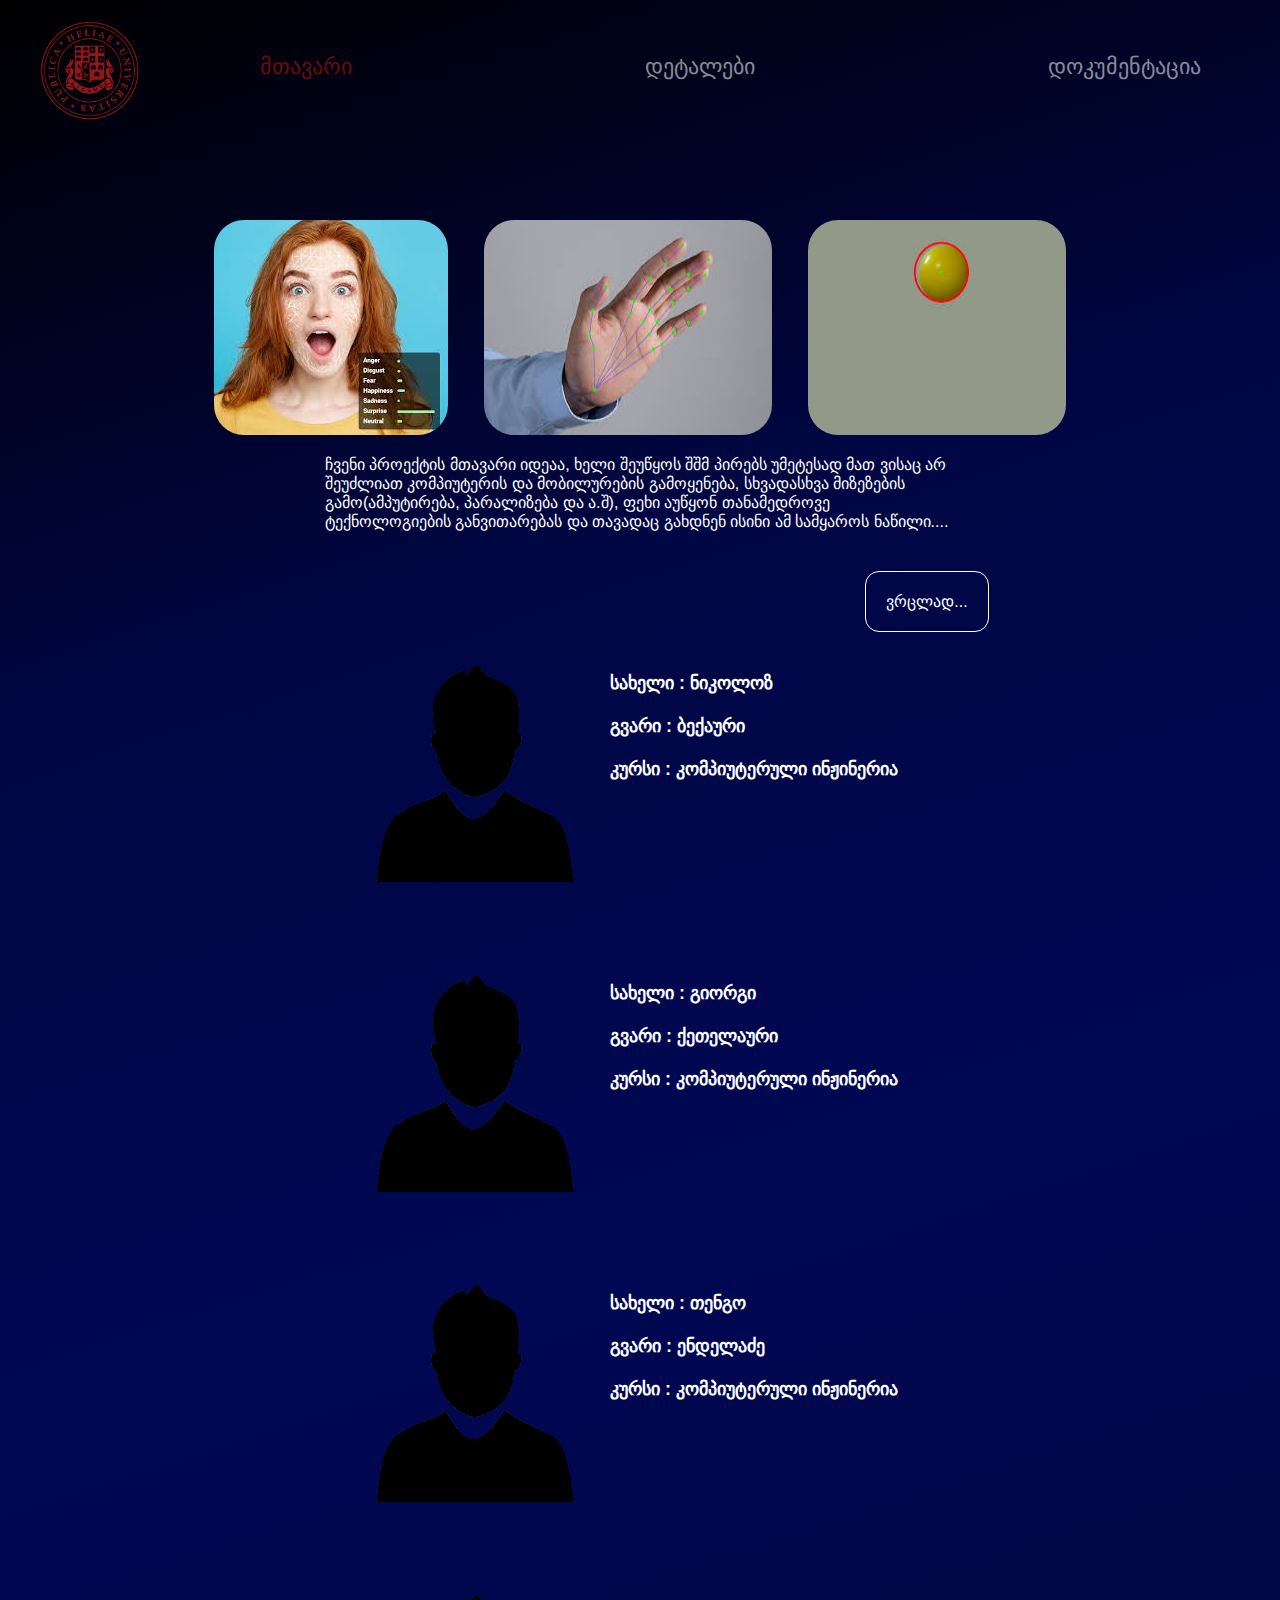
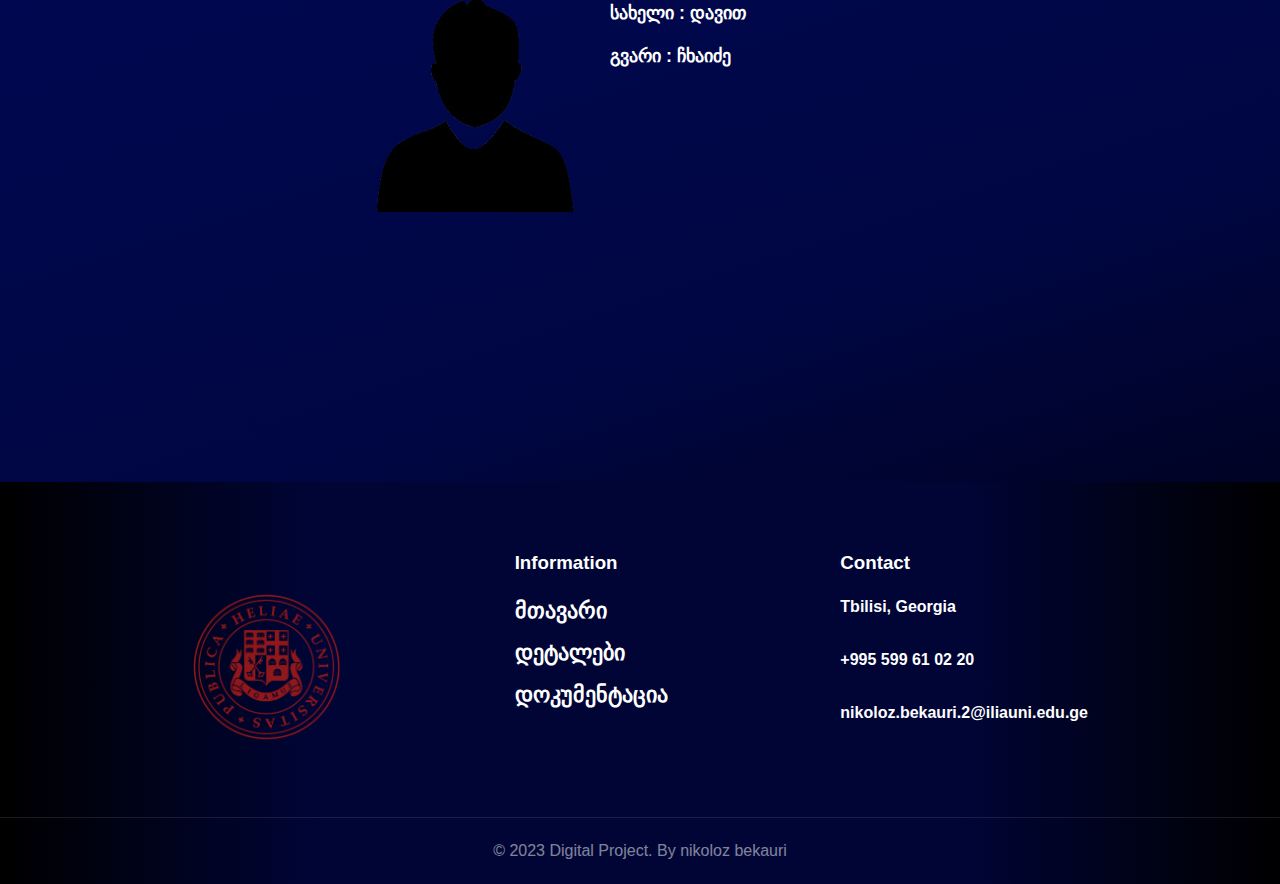
<file: index.html>
<!DOCTYPE html>
<html>
  <head>
    <meta charset="UTF-8" />
    <meta name="viewport" content="width=device-width, initial-scale=1.0">
    <script src="js/index.js" defer></script>
    <title>მთავარი</title>
    <link rel="stylesheet" href="css/index.css" />
  </head>
  
  <body>
    <header>
      <div class="burgermenu">
        <input type="checkbox" id="menyAvPaa" />
        <label id="burger" for="menyAvPaa">
          <div></div>
          <div></div>
          <div></div>
        </label>
        <nav id="meny">
          <ul>
            <li><a href="index.html">მთავარი</a></li>
            <li><a href="details.html" class="alwayswhite">დეტალები</a></li>
            <li><a href="documentation.html">დოკუმენტაცია</a></li>
          </ul>
        </nav>
      </div>
      <a class="logo" href="#"><h1></h1></a>
      <ul>
        <li><a href="index.html" class="alwayswhite">მთავარი</a></li>
        <li><a href="details.html">დეტალები</a></li>
        <li><a href="documentation.html">დოკუმენტაცია</a></li>
      </ul>
    </header>
    <main>

      <div class="maindescription">
        <div class="maindescriptionImages">
          <img src="./img/emotionDetection.jpg"/>
          <img src="./img/handTracking.jpg"/>
          <img src="./img/colorTracking.jpg"/>
        </div>
        <div class="projectDescription">
          <p>
            ჩვენი პროექტის მთავარი იდეაა, ხელი შეუწყოს შშმ პირებს უმეტესად მათ ვისაც არ შეუძლიათ კომპიუტერის და მობილურების გამოყენება, სხვადასხვა მიზეზების გამო(ამპუტირება, პარალიზება და ა.შ), ფეხი აუწყონ თანამედროვე ტექნოლოგიების განვითარებას და თავადაც გახდნენ ისინი ამ სამყაროს ნაწილი.<span id="dots">...</span><span id="more"> ჩვენი პროექტი მიზნად ისახავს შექმნას ისეთი მოწყობილობა, რომლის საშუალებითაც მომხმარებლებს მაქსიმალურად გაუმარტივდებად, კომპიუტერთან მუშაობა და მიეცემათ საშუალება განახორციელონ თავიანთი კრეატიული იდეები, ეს მოწყობილობა არის დეტალები.
            მთავარი მახასიათებელი რაც გამოიხატება ამ პროექტში არის ის, რომ ამ მოწყობილობის გამოყენება არის ძალიან მარტივი, მომხმარებელზე მორგებული კალიბრაციის მეშვეობით, ასევე შეიცავს სრული მაუსის სისტემას, რაც გულისხმობს მუსით ისრის მოძრაობას და მარჯენა-მარცხენა ღილაკებს.  
          </p>
        </div>
        <button onclick="myFunction()" id="myBtn" class="vrclad">ვრცლად...</button>
      </div>

      <div class="membersbox">
        <div class="littlebox sandro">
          <img src="./img/person.png" />
          <div class="text">
            <p>სახელი : ნიკოლოზ</p>
            <br />
            <p>გვარი : ბექაური</p>
            <br />
            <p>კურსი : კომპიუტერული ინჟინერია</p>
          </div>
        </div>
        <div class="littlebox gio">
          <img src="./img/person.png" />
          <div class="text">
            <p>სახელი : გიორგი</p>
            <br />
            <p>გვარი : ქეთელაური</p>
            <br />
            <p>კურსი : კომპიუტერული ინჟინერია</p>
          </div>
        </div>
        <div class="littlebox tengo">
          <img src="./img/person.png" />
          <div class="text">
            <p>სახელი : თენგო</p>
            <br />
            <p>გვარი : ენდელაძე</p>
            <br />
            <p>კურსი : კომპიუტერული ინჟინერია</p>
          </div>
        </div>
        <div class="littlebox toko">
          <img src="./img/person.png" />
          <div class="text">
            <p>სახელი : დავით</p>
            <br />
            <p>გვარი : ჩხაიძე</p>
          </div>
        </div>
      </div>


    </main>
    <footer>
      <div class="topfooter">
        <a href="#"><img src="./img/Iliaunilogo.png" alt="" /></a>
        <div class="footinformation">
          <h3>Information</h3>
          <li><a href="/index.html">მთავარი</a></li>
          <li><a href="/details.html">დეტალები</a></li>
          <li><a href="/documentation.html">დოკუმენტაცია</a></li>
        </div>
        <div class="footcontact">
          <h3>Contact</h3>
          <p>Tbilisi, Georgia</p>
          <p>+995 599 61 02 20</p>
          <p>nikoloz.bekauri.2@iliauni.edu.ge</p>
        </div>
      </div>
      <div class="footerbottom">
        <div class="footerline"></div>
        <p>© 2023 Digital Project. By nikoloz bekauri</p>
      </div>
    </footer>
  </body>
</html>
</file>
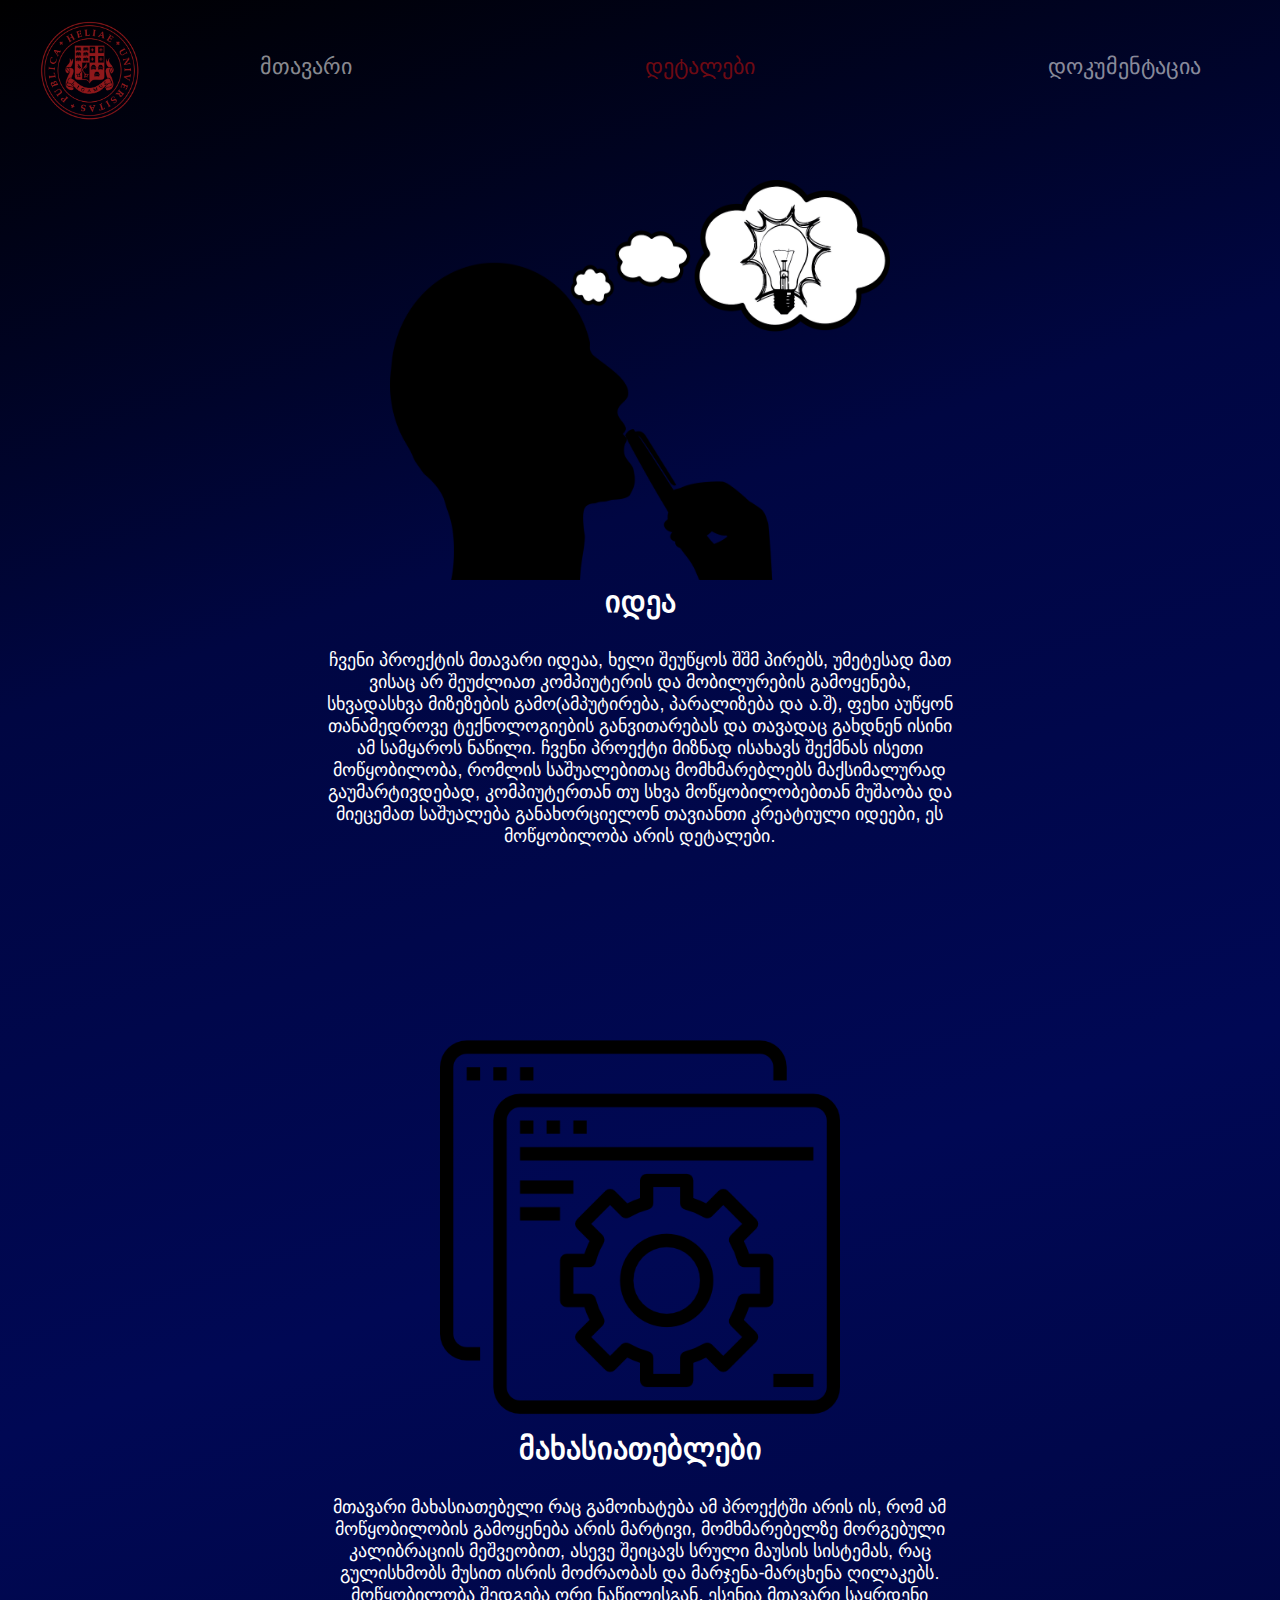
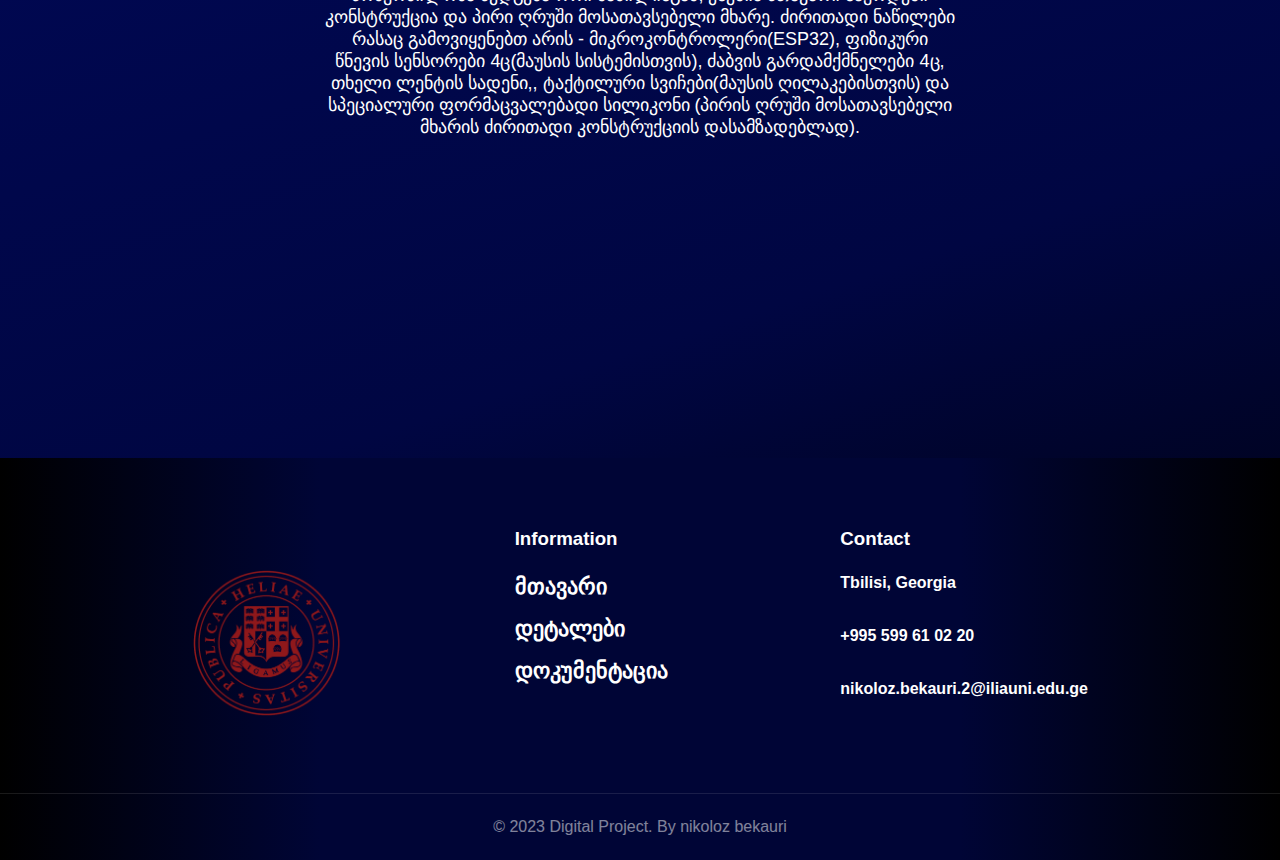
<file: details.html>
<!DOCTYPE html>
<html>

<head>
  <meta charset="UTF-8" />
  <meta name="viewport" content="width=device-width, initial-scale=1.0" />
  <script src="js/burger.js" defer></script>
  <title>details</title>
  <link rel="stylesheet" href="css/details.css" />
</head>

<body>
  <header>
    <div class="burgermenu">
      <input type="checkbox" id="menyAvPaa" />
      <label id="burger" for="menyAvPaa">
        <div></div>
        <div></div>
        <div></div>
      </label>
      <nav id="meny">
        <ul>
          <li><a href="index.html">მთავარი</a></li>
          <li><a href="details.html" class="alwayswhite">დეტალები</a></li>
          <li><a href="documentation.html">დოკუმენტაცია</a></li>
        </ul>
      </nav>
    </div>
    <div class="logo">
      <a href="#">
        <h1></h1>
      </a>
    </div>
    <ul>
      <li><a href="index.html">მთავარი</a></li>
      <li><a href="details.html" class="alwayswhite">დეტალები</a></li>
      <li><a href="documentation.html">დოკუმენტაცია</a></li>
    </ul>
  </header>
  <main>
    <div class="maindescription">
      <div class="ideapic">
        <img src="./img/idea.png" alt="" />
      </div>
      <div class="detailsdescription">
        <h3>იდეა</h3>
        <p>
          ჩვენი პროექტის მთავარი იდეაა, ხელი შეუწყოს შშმ პირებს, უმეტესად მათ
          ვისაც არ შეუძლიათ კომპიუტერის და მობილურების გამოყენება, სხვადასხვა
          მიზეზების გამო(ამპუტირება, პარალიზება და ა.შ), ფეხი აუწყონ
          თანამედროვე ტექნოლოგიების განვითარებას და თავადაც გახდნენ ისინი ამ
          სამყაროს ნაწილი. ჩვენი პროექტი მიზნად ისახავს შექმნას ისეთი
          მოწყობილობა, რომლის საშუალებითაც მომხმარებლებს მაქსიმალურად
          გაუმარტივდებად, კომპიუტერთან თუ სხვა მოწყობილობებთან მუშაობა და
          მიეცემათ საშუალება განახორციელონ თავიანთი კრეატიული იდეები, ეს
          მოწყობილობა არის დეტალები.
        </p>
      </div>
    </div>
    <div class="maindescription">
      <div class="ideapic">
        <img src="./img/maxa.png" alt="" />
      </div>
      <div class="detailsdescription">
        <h3>მახასიათებლები</h3>
        <p>
          მთავარი მახასიათებელი რაც გამოიხატება ამ პროექტში არის ის, რომ ამ
          მოწყობილობის გამოყენება არის მარტივი, მომხმარებელზე მორგებული
          კალიბრაციის მეშვეობით, ასევე შეიცავს სრული მაუსის სისტემას, რაც
          გულისხმობს მუსით ისრის მოძრაობას და მარჯენა-მარცხენა ღილაკებს.
          მოწყობილობა შედგება ორი ნაწილისგან, ესენია მთავარი საყრდენი
          კონსტრუქცია და პირი ღრუში მოსათავსებელი მხარე. ძირითადი ნაწილები
          რასაც გამოვიყენებთ არის - მიკროკონტროლერი(ESP32), ფიზიკური წნევის
          სენსორები 4ც(მაუსის სისტემისთვის), ძაბვის გარდამქმნელები 4ც, თხელი
          ლენტის სადენი,, ტაქტილური სვიჩები(მაუსის ღილაკებისთვის) და
          სპეციალური ფორმაცვალებადი სილიკონი (პირის ღრუში მოსათავსებელი მხარის
          ძირითადი კონსტრუქციის დასამზადებლად).
        </p>
      </div>
    </div>
  </main>
  <footer>
    <div class="topfooter">
      <a href="#"><img src="./img/Iliaunilogo.png" alt="" /></a>
      <div class="footinformation">
        <h3>Information</h3>
        <li><a href="/index.html">მთავარი</a></li>
        <li><a href="/details.html">დეტალები</a></li>
        <li><a href="/documentation.html">დოკუმენტაცია</a></li>
      </div>
      <div class="footcontact">
        <h3>Contact</h3>
        <p>Tbilisi, Georgia</p>
        <p>+995 599 61 02 20</p>
        <p>nikoloz.bekauri.2@iliauni.edu.ge</p>
      </div>
    </div>
    <div class="footerbottom">
      <div class="footerline"></div>
      <p>© 2023 Digital Project. By nikoloz bekauri</p>
    </div>
  </footer>
</body>

</html>
</file>
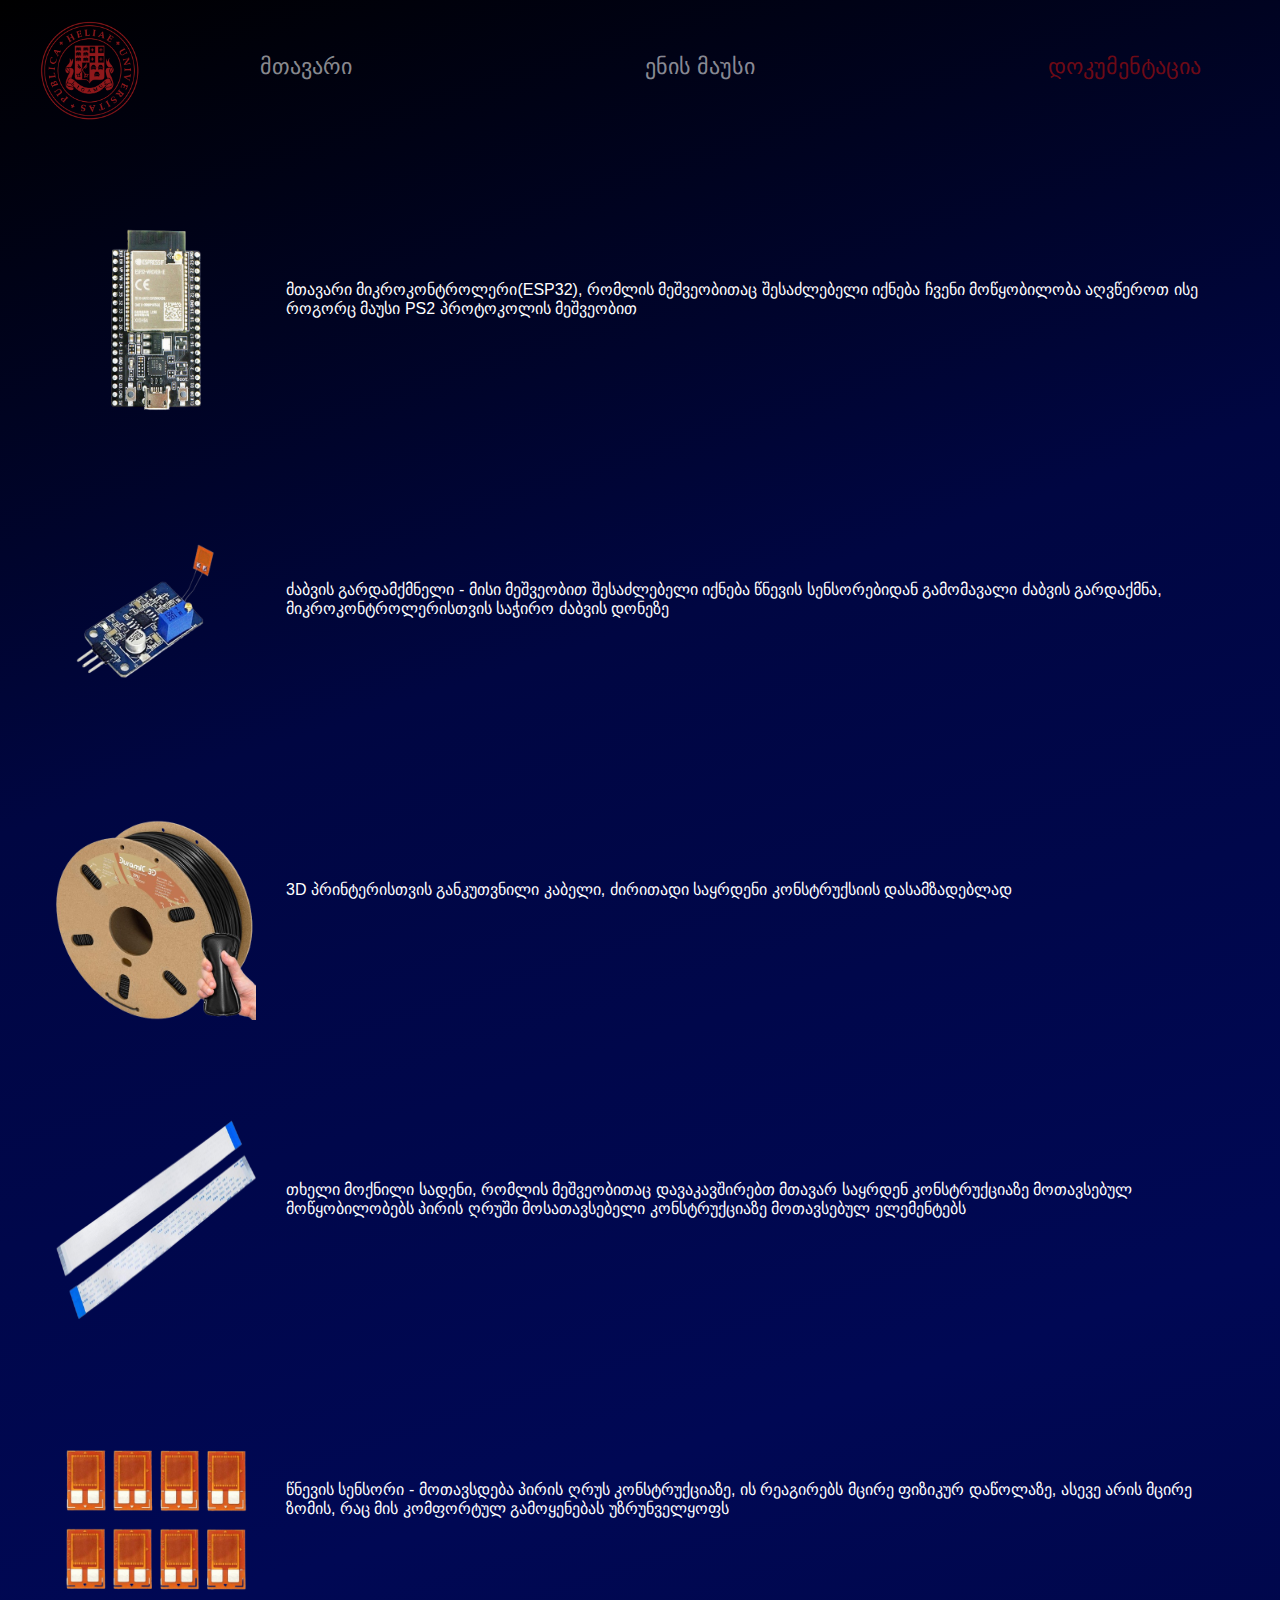
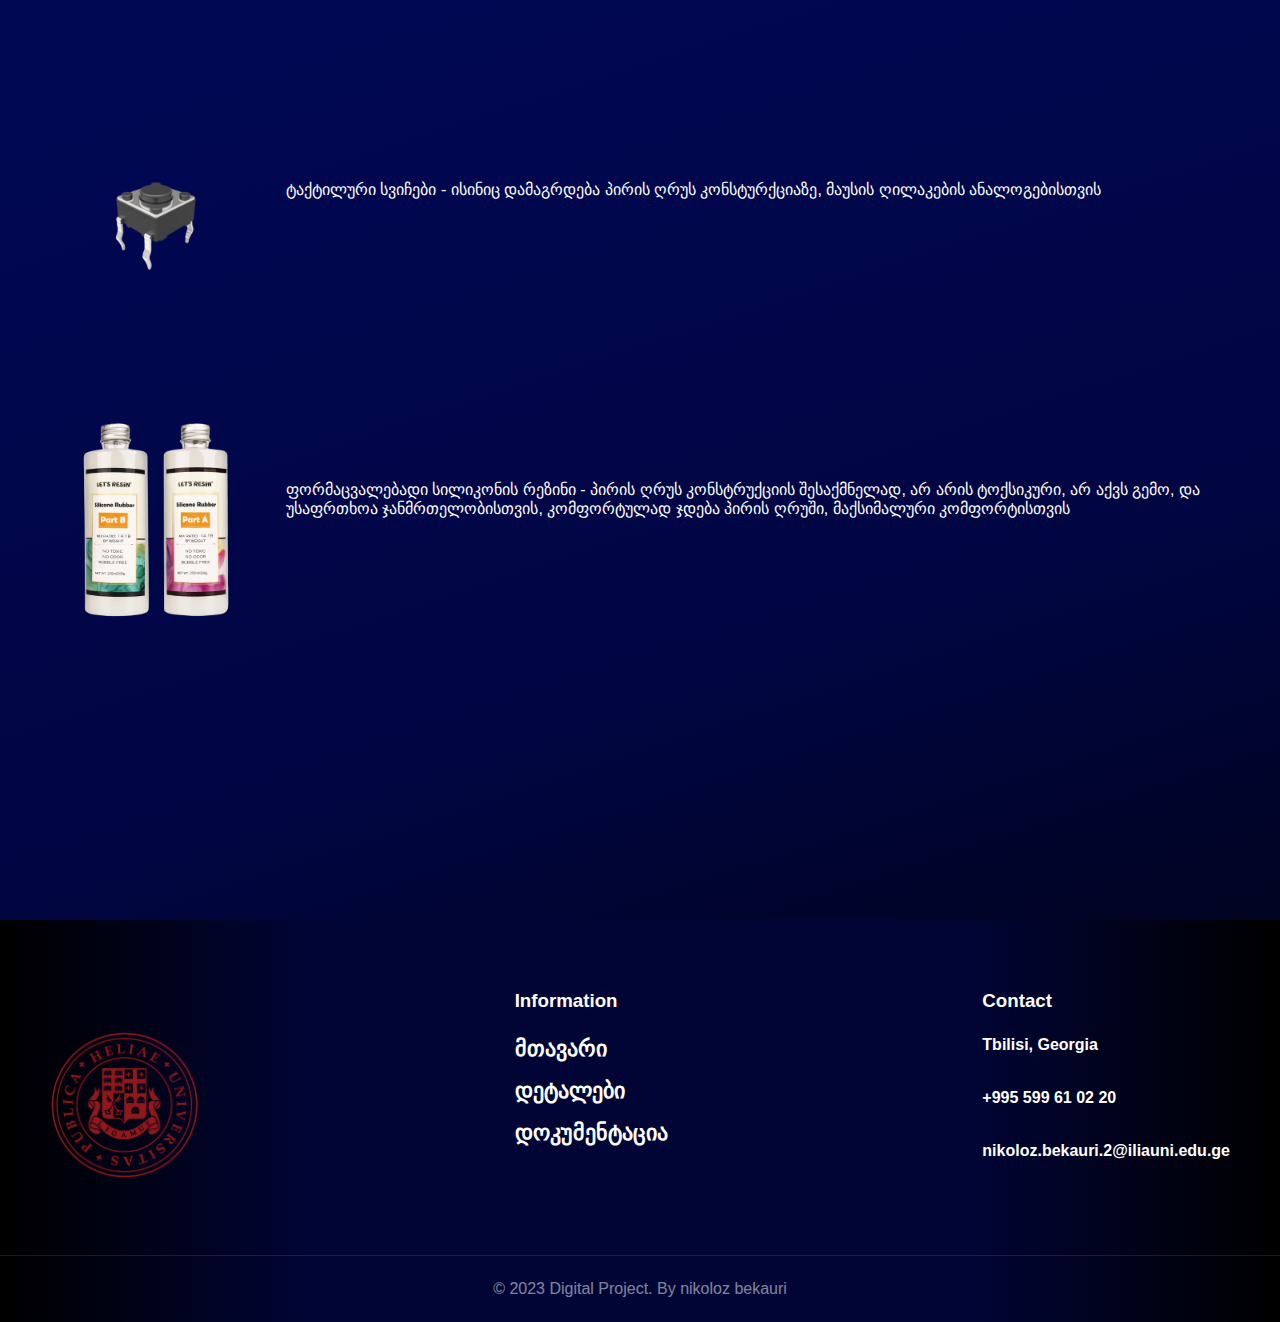
<file: documentation.html>
<!DOCTYPE html>
<html>
  <head>
    <meta charset="UTF-8" />
    <meta name="viewport" content="width=device-width, initial-scale=1.0">
    <title>donumentation</title>
    <!-- <link
      rel="stylesheet"
      href="https://stackpath.bootstrapcdn.com/bootstrap/4.3.1/css/bootstrap.min.css"
      integrity="sha384-ggOyR0iXCbMQv3Xipma34MD+dH/1fQ784/j6cY/iJTQUOhcWr7x9JvoRxT2MZw1T"
      crossorigin="anonymous"
    /> -->
    <link rel="stylesheet" href="css/documentation.css" />
  </head>

  <body>
    <header>
      <div class="burgermenu">
        <input type="checkbox" id="menyAvPaa" />
        <label id="burger" for="menyAvPaa">
          <div></div>
          <div></div>
          <div></div>
        </label>
        <nav id="meny">
          <ul>
            <li><a href="index.html">მთავარი</a></li>
            <li><a href="details.html" class="alwayswhite">დეტალები</a></li>
            <li><a href="documentation.html">დოკუმენტაცია</a></li>
          </ul>
        </nav>
      </div>
      <a class="logo" href="#"><h1></h1></a>
      <ul>
        <li><a href="/index.html">მთავარი</a></li>
        <li><a href="/details.html">ენის მაუსი</a></li>
        <li>
          <a href="/documentation.html" class="alwayswhite">დოკუმენტაცია</a>
        </li>
      </ul>
    </header>
    <main>
      <div class="collumn">
        <div class="sections">
          <img src="./img/esp32.png" alt="#" />
          <p>
            მთავარი მიკროკონტროლერი(ESP32), რომლის მეშვეობითაც შესაძლებელი იქნება ჩვენი მოწყობილობა აღვწეროთ ისე როგორც მაუსი PS2 პროტოკოლის მეშვეობით
          </p>
        </div>
        <div class="sections">
          <img src="./img/amplifire.jpg" alt="" />
          <p>
            ძაბვის გარდამქმნელი - მისი მეშვეობით შესაძლებელი იქნება წნევის სენსორებიდან გამომავალი ძაბვის გარდაქმნა, მიკროკონტროლერისთვის საჭირო ძაბვის დონეზე
          </p>
        </div>
        <div class="sections">
          <img src="./img/fibercable.png" alt="" />
          <p>
            3D პრინტერისთვის განკუთვნილი კაბელი, ძირითადი საყრდენი კონსტრუქსიის დასამზადებლად
          </p>
        </div>
        <div class="sections">
          <img src="./img/flexriboncable.png" alt="#" />
          <p>
            თხელი მოქნილი სადენი, რომლის მეშვეობითაც დავაკავშირებთ მთავარ საყრდენ კონსტრუქციაზე მოთავსებულ მოწყობილობებს პირის ღრუში მოსათავსებელი კონსტრუქციაზე მოთავსებულ ელემენტებს
          </p>
        </div>
        <div class="sections">
          <img src="./img/pressuresensor.png" alt="#" />
          <p>
            წნევის სენსორი - მოთავსდება პირის ღრუს კონსტრუქციაზე, ის რეაგირებს მცირე ფიზიკურ დაწოლაზე, ასევე არის მცირე ზომის, რაც მის კომფორტულ გამოყენებას უზრუნველყოფს
          </p>
        </div>
        <div class="sections">
          <img src="./img/tacticalswitch.png" alt="#" />
          <p>
            ტაქტილური სვიჩები - ისინიც დამაგრდება პირის ღრუს კონსტურქციაზე, მაუსის ღილაკების ანალოგებისთვის
          </p>
        </div>
        <div class="sections">
          <img src="./img/silicone.png" alt="#" />
          <p>
            ფორმაცვალებადი სილიკონის რეზინი - პირის ღრუს კონსტრუქციის შესაქმნელად, არ არის ტოქსიკური, არ აქვს გემო, და უსაფრთხოა ჯანმრთელობისთვის, კომფორტულად ჯდება პირის ღრუში, მაქსიმალური კომფორტისთვის
          </p>
        </div>
      </div>
    </main>
    <footer>
      <div class="topfooter">
        <a href="#"><img src="./img/Iliaunilogo.png" alt="" /></a>
        <div class="footinformation">
          <h3>Information</h3>
          <li><a href="/index.html">მთავარი</a></li>
          <li><a href="/details.html">დეტალები</a></li>
          <li><a href="/documentation.html">დოკუმენტაცია</a></li>
        </div>
        <div class="footcontact">
          <h3>Contact</h3>
          <p>Tbilisi, Georgia</p>
          <p>+995 599 61 02 20</p>
          <p>nikoloz.bekauri.2@iliauni.edu.ge</p>
        </div>
      </div>
      <div class="footerbottom">
        <div class="footerline"></div>
        <p>© 2023 Digital Project. By nikoloz bekauri</p>
      </div>
    </footer>
  </body>
</html>
</file>
<file: css/index.css>
* {
  margin: 0;
  padding: 0;
  text-decoration: none;
  list-style-type: none;
  box-sizing: border-box;
  font-family: Arial, Helvetica, sans-serif;
  color: #fff;
}

/* header */
.burgermenu {
  display: none;
}

header {
  display: flex;
  padding-bottom: 100px;
}

h1 {
  background-image: url(../img/Iliaunilogo.png);
  width: 100px;
  height: 100px;
  background-repeat: no-repeat;
  background-size: cover;
  margin-top: 20px;
  margin-left: 40px;
}

ul {
  display: flex;
  justify-content: space-between;
  width: 76%;
  gap: 100px;
  margin-left: 104px;
  margin-top: 54px;
  padding: 0px 16px;
}

li a {
  color: #ffffff8e;
  font-size: 22px;
}

.alwayswhite {
  color: #af0e0ea3;
}

header ul a,
li {
  position: relative;
}

header a:hover {
  color: #ffffff;
  text-decoration: none;
}

/*main */
body {
  /* background-image: url(../img/back.png); */
  background: rgb(0, 0, 0);
  background: linear-gradient(162deg, rgba(0, 0, 0, 1) 0%, rgba(0, 6, 66, 1) 25%, rgba(0, 8, 84, 1) 50%, rgba(0, 6, 66, 1) 75%, rgba(0, 0, 0, 1) 100%);
  width: 100%;
  height: 100%;
  margin: 0;
  background-position: center;
  background-repeat: no-repeat;
  background-size: cover;
}

.membersbox {
  margin-top: 100px;
  margin: 0 auto;
  width: 82%;
  display: flex;
  flex-wrap: wrap;
  justify-content: space-between;
  justify-content: center;
  gap: 60px;
  position: relative;
  padding-bottom: 70px;
}

.littlebox {
  width: 580px;
  display: flex;
  gap: 10px;
  border-radius: 24px;
}

.tengo {
  background-size: cover;
}

.membersbox img {
  width: 250px;
  height: 250px;
  border-radius: 24px;
}

.text {
  padding-top: 40px;
  color: #fff;
  font-size: 18px;
  font-weight: bold;
}

.maindescription {
   display: flex;
   flex-direction: column;
   justify-content: center;
   align-items: center;
   padding:  0px 16px;
}

.maindescriptionImages {
  display: flex;
  flex-wrap: wrap;
  justify-content: center;
  gap: 36px;
}
.maindescriptionImages > img {
  border-radius: 30px;
}
.maindescription p {
  padding-top: 20px;
  padding-bottom: 40px;
  width: "100%";
  max-width: 630px;
}

#more {
  display: none;
}

.vrclad {
  border: 1px solid #fff;
  background-color: transparent;
  border-radius: 14px;
  padding: 20px 20px;
  margin-left: 46%;
  font-size: 16px;
  cursor: pointer;
}

/* footer */
footer {
  margin-top: 200px;
  width: 100%;
  background: rgb(0, 0, 0);
  background: linear-gradient(90deg, rgba(0, 0, 0, 1) 0%, rgba(0, 5, 54, 1) 25%, rgba(0, 5, 54, 1) 75%, rgba(0, 0, 0, 1) 100%);
}

.topfooter {
  display: flex;
  width: 70%;
  margin: 0 auto;
  padding-top: 70px;
  justify-content: space-between;
  padding-bottom: 60px;
}

.topfooter img {
  width: 150px;
  height: 150px;
  margin-top: 40px;
}

.footinformation,
.footinformation a,
.footcontact {
  color: #FFFFFF;
  font-weight: 700;
}

.topfooter h3 {
  padding-bottom: 24px;
}

.footinformation li {
  padding-bottom: 16px;
}

.footcontact p {
  padding-bottom: 35px;
}

.footericons img {
  padding-right: 40px;
}

.footerline {
  width: 100%;
  height: 1px;
  background-color: #FFFFFF;
  opacity: 0.1;
}

.footerbottom p {
  text-align: center;
  padding-top: 24px;
  padding-bottom: 24px;
  columns: #C8C8C880;
  opacity: 0.5;
}
@media screen and (max-width:867px) {
  ul{
    width: 100%;
    margin-left: 16px;
    gap: 16px;
  }
}
@media screen and (max-width:660px) {
  .footcontact{
    display: none;
  }
  .logo {
    display: none;
  }
}
@media screen and (max-width:431px) {

  /* header */
  .burgermenu {
    display: none;
  }

  .burgermenu {
    display: block;
  }

  header ul {
    display: none;
  }

  header {
    border-bottom: 1px solid #a00909b1;
    height: 100px;
    margin-bottom: 30px;
  }

  h1 {
    background-image: url(../img/Iliaunilogo.png);
    width: 70px;
    height: 70px;
    background-repeat: no-repeat;
    background-size: cover;
    margin-top: 12px;
    margin-left: 18px;
  }

  .burger-wrapper {
    cursor: pointer;
  }

  #meny {
    background: rgb(0, 0, 0);
    background: linear-gradient(162deg, rgba(0, 0, 0, 1) 0%, rgba(0, 6, 66, 1) 100%);
    width: 100%;
    max-width: 431px;
    height: 100px;
    position: fixed;
    right: 0;
    transition-timing-function: cubic-bezier(10, 2, 3, 1);
    transform: translateX(50rem);
    top: 0;
    z-index: 0;
    transition: 0.5s;
  }

  #meny ul {
    display: flex;
    justify-content: space-around;
    width: 100%;
    gap: 10px;
    margin-left: 0;
    padding-top: 8px;
    padding-bottom: 14px;
    border-bottom: 1px solid #FFFFFF;
  }

  #meny li a {
    font-size: 18px;
    color: #fff;
    padding-bottom: 20px;
  }

  .alwayswhite {
    color: #000000;
  }

  #menyAvPaa {
    display: none;
  }

  #menyAvPaa:checked~#meny {
    transform: translateX(0rem);
  }

  #burger {
    position: absolute;
    cursor: pointer;
    width: 32px;
    height: 32px;
    right: 22px;
    top: 20px;
    display: flex;
    justify-content: space-between;
    flex-direction: column;
  }

  #burger>div {
    height: 2px;
    background-color: #a00909b1;
    transition: 0.5s;
    z-index: 999;
  }

  #menyAvPaa:checked~#burger>div {
    background-color: #ffffff;
  }

  #menyAvPaa:checked~#burger>div:nth-child(1) {
    transform: translateY(15px) rotate(45deg);
  }

  #menyAvPaa:checked~#burger>div:nth-child(2) {
    opacity: 0;
  }

  #menyAvPaa:checked~#burger>div:nth-child(3) {
    transform: translateY(-15px) rotate(-45deg);
  }

  /* main */
  .membersbox {
    margin-top: 100px;
    margin: 0 auto;
    display: flex;
    width: 92%;
    gap: 40px;

  }
  .text {
    padding-top: 30px;
    padding-left: 10px;
    font-size: 12px;
    font-weight: 400;
  }

  .membersbox img {
    width: 160px;
    height: 160px;
    border-radius: 24px;
  }

  .maindescription {
    display: flex;
    flex-direction: column;
    margin-left: 0;
    margin: 0 auto;
    width: 92%;
    margin-bottom: 90px;
  }

  .maindescription p {
    padding-bottom: 40px;
    width: 100%;
    font-size: 14px;
  }

  #more {
    display: none;
  }

  .vrclad {
    border: 1px solid #fff;
    background-color: transparent;
    border-radius: 14px;
    padding: 10px 10px;
    margin-left: 70%;
    font-size: 12px;
    cursor: pointer;
  }

  /* footer */
  footer {
    width: 100%;
    background: rgb(0, 0, 0);
    background: linear-gradient(90deg, rgba(0, 0, 0, 1) 0%, rgba(0, 5, 54, 1) 25%, rgba(0, 5, 54, 1) 75%, rgba(0, 0, 0, 1) 100%);
  }

  .topfooter {
    display: flex;
    width: 100%;
    margin: 0 auto;
    padding-top: 40px;
    padding-bottom: 0px;
    justify-content: space-around;
  }

  .topfooter img {
    width: 60px;
    height: 60px;
  }

  .footinformation,
  .footinformation a,
  .footcontact {
    color: #FFFFFF;
    font-weight: 600;
    font-size: 12px;
  }

  .topfooter h3 {
    padding-bottom: 24px;
  }

  .footinformation li {
    padding-bottom: 16px;
  }

  .footcontact p {
    padding-bottom: 35px;
    font-size: 12px;
  }

  .footerline {
    width: 100%;
    height: 1px;
    background-color: #FFFFFF;
    opacity: 0.1;
  }



}
</file>
<file: css/details.css>
* {
  margin: 0;
  padding: 0;
  text-decoration: none;
  list-style-type: none;
  box-sizing: border-box;
  font-family: Arial, Helvetica, sans-serif;
  color: #fff;
}

/* header */
.burgermenu {
  display: none;
}

header {
  display: flex;
}

h1 {
  background-image: url(../img/Iliaunilogo.png);
  width: 100px;
  height: 100px;
  background-repeat: no-repeat;
  background-size: cover;
  margin-top: 20px;
  margin-left: 40px;
}

ul {
  display: flex;
  justify-content: space-between;
  width: 76%;
  gap: 100px;
  margin-left: 104px;
  margin-top: 54px;
  padding: 0px 16px;
}

li a {
  color: #ffffff8e;
  font-size: 22px;
}

.alwayswhite {
  color: #af0e0ea3;
}

header ul a,
li {
  position: relative;
}

header a:hover {
  color: #ffffff;
  text-decoration: none;
}

/*main */
body {
  /* background-image: url(../img/back.png); */
  background: rgb(0, 0, 0);
  background: linear-gradient(162deg, rgba(0, 0, 0, 1) 0%, rgba(0, 6, 66, 1) 25%, rgba(0, 8, 84, 1) 50%, rgba(0, 6, 66, 1) 75%, rgba(0, 0, 0, 1) 100%);
  height: 100%;
  margin: 0;
  background-position: center;
  background-repeat: no-repeat;
  background-size: cover;
}

.maindescription {
  display: flex;
  flex-direction: column;
  align-items: center;
  margin-top: 40px;
  padding-top: 20px;
  padding-bottom: 80px;
}

.ideapic img {
  max-width: 500px;
  width: 100%;
  height: 400px;
}

.maindescription h3 {
  font-size: 30px;
  text-align: center;
}

.maindescription p {
  text-align: center;
  padding-top: 30px;
  padding-bottom: 40px;
  font-size: 18px;
  max-width: 630px;
  width: 100%;
}

/* footer */
footer {
  margin-top: 200px;
  width: 100%;
  /* background-image: url(../img/footerbackground.jpg); */
  background: rgb(0, 0, 0);
  background: linear-gradient(90deg, rgba(0, 0, 0, 1) 0%, rgba(0, 5, 54, 1) 25%, rgba(0, 5, 54, 1) 75%, rgba(0, 0, 0, 1) 100%);
}

.topfooter {
  display: flex;
  justify-content: space-between;
  width: 70%;
  margin: 0 auto;
  padding-top: 70px;
  padding-bottom: 60px;
}

.topfooter img {
  width: 150px;
  height: 150px;
  margin-top: 40px;
}

.footinformation,
.footinformation a,
.footcontact {
  color: #FFFFFF;
  font-weight: 700;
}

.topfooter h3 {
  padding-bottom: 24px;
}

.footinformation li {
  padding-bottom: 16px;
}

.footcontact p {
  padding-bottom: 35px;
}

.footericons img {
  padding-right: 40px;
}

.footerline {
  width: 100%;
  height: 1px;
  background-color: #FFFFFF;
  opacity: 0.1;
}

.footerbottom p {
  text-align: center;
  padding-top: 24px;
  padding-bottom: 24px;
  columns: #C8C8C880;
  opacity: 0.5;
}

@media screen and (max-width:867px) {
  ul {
    width: 100%;
    margin-left: 16px;
    gap: 16px;
  }

}

@media screen and (max-width:660px) {
  .footcontact {
    display: none;
  }

  .logo {
    display: none;
  }
}

@media screen and (max-width:431px) {

  /* header */
  .burgermenu {
    display: none;
  }

  .burgermenu {
    display: block;
  }

  header ul {
    display: none;
  }

  header {
    border-bottom: 1px solid #a00909b1;
    height: 100px;
    margin-bottom: 30px;
  }

  h1 {
    background-image: url(../img/Iliaunilogo.png);
    width: 70px;
    height: 70px;
    background-repeat: no-repeat;
    background-size: cover;
    margin-top: 12px;
    margin-left: 18px;
  }

  .burger-wrapper {
    cursor: pointer;
  }

  #meny {
    background: rgb(0, 0, 0);
    background: linear-gradient(162deg, rgba(0, 0, 0, 1) 0%, rgba(0, 6, 66, 1) 100%);
    max-width: 431px;
    width: 100%;
    height: 100px;
    position: fixed;
    right: 0;
    transition-timing-function: cubic-bezier(10, 2, 3, 1);
    transform: translateX(50rem);
    top: 0;
    z-index: 0;
    transition: 0.5s;
  }

  #meny ul {
    display: flex;
    justify-content: space-around;
    width: 100%;
    gap: 10px;
    margin-left: 0;
    padding-top: 8px;
    padding-bottom: 14px;
    border-bottom: 1px solid #FFFFFF;
  }

  #meny li a {
    font-size: 18px;
    color: #fff;
    padding-bottom: 20px;
  }

  .alwayswhite {
    color: #000000;
  }

  #menyAvPaa {
    display: none;
  }

  #menyAvPaa:checked~#meny {
    transform: translateX(0rem);
  }

  #burger {
    position: absolute;
    cursor: pointer;
    width: 32px;
    height: 32px;
    right: 22px;
    top: 20px;
    display: flex;
    justify-content: space-between;
    flex-direction: column;
  }

  #burger>div {
    height: 2px;
    background-color: #a00909b1;
    transition: 0.5s;
    z-index: 999;
  }

  #menyAvPaa:checked~#burger>div {
    background-color: #ffffff;
  }

  #menyAvPaa:checked~#burger>div:nth-child(1) {
    transform: translateY(15px) rotate(45deg);
  }

  #menyAvPaa:checked~#burger>div:nth-child(2) {
    opacity: 0;
  }

  #menyAvPaa:checked~#burger>div:nth-child(3) {
    transform: translateY(-15px) rotate(-45deg);
  }

  /* main */
  .maindescription {
    display: flex;
    flex-direction: column;
    margin-left: 0;
    margin: 0 auto;
    width: 92%;
    margin-bottom: -90px;
  }

  .maindescription p {
    padding-top: 20px;
    padding-bottom: 40px;
    width: 92%;
  }

  .ideapic img {
    width: 200px;
    height: 200px;
  }

  .maindescription p {
    padding-bottom: 40px;
    width: 100%;
    font-size: 14px;
  }

  /* footer */
  footer {
    width: 100%;
    background: rgb(0, 0, 0);
    background: linear-gradient(90deg, rgba(0, 0, 0, 1) 0%, rgba(0, 5, 54, 1) 25%, rgba(0, 5, 54, 1) 75%, rgba(0, 0, 0, 1) 100%);
  }

  .topfooter {
    display: flex;
    width: 100%;
    margin: 0 auto;
    padding-top: 40px;
    padding-bottom: 0px;
    justify-content: space-around;
  }

  .topfooter img {
    width: 60px;
    height: 60px;
  }

  .footinformation,
  .footinformation a,
  .footcontact {
    color: #FFFFFF;
    font-weight: 600;
    font-size: 12px;
  }

  .topfooter h3 {
    padding-bottom: 24px;
  }

  .footinformation li {
    padding-bottom: 16px;
  }

  .footcontact p {
    padding-bottom: 36px;
    font-size: 12px;
  }

  .footerline {
    width: 100%;
    height: 1px;
    background-color: #FFFFFF;
    opacity: 0.1;
  }
}
</file>
<file: css/documentation.css>
*{
    margin: 0;
    padding: 0;
    text-decoration: none;
    list-style-type: none;
    box-sizing: border-box;
    font-family: Arial, Helvetica, sans-serif;
    color: #fff;
  }
  /* header */
  .burgermenu{
    display: none;
  }
  header{
    display: flex;
    padding-bottom: 100px;
  }
  h1{
   background-image: url(../img/Iliaunilogo.png);
   width: 100px;
   height: 100px;
   background-repeat: no-repeat;
   background-size: cover;
   margin-top: 20px;
   margin-left: 40px;
  }
  ul{
    display: flex;
    justify-content: space-between;
    width: 76%;
    gap: 100px;
    margin-left: 104px;
    margin-top: 54px;
    padding: 0px 16px;
  }
  li a{
    color: #ffffff8e;
    font-size: 22px;
  }
  .alwayswhite{
    color: #af0e0ea3;
  }
  header ul a,li{
    position: relative;
  }
  header a:hover{
    color: #ffffff;
    text-decoration: none;
  }
  /*header */
/* main */
body{
  /* background-image: url(../img/back.png); */
  background: rgb(0,0,0);
  background: linear-gradient(162deg, rgba(0,0,0,1) 0%, rgba(0,6,66,1) 25%, rgba(0,8,84,1) 50%, rgba(0,6,66,1) 75%, rgba(0,0,0,1) 100%);
  width: 100%;
  height: 100%;
  margin: 0;
  background-position: center;
  background-repeat: no-repeat;
  background-size: cover;
}
.sections{
  display: flex;
  max-width: 1200px;
  padding: 0px 16px 100px 16px;
  width: 100%;
  margin: 0 auto;
  gap: 30px;
}
.collumn img{
  width: 200px;
  height: 200px;
}
.sections p{
  padding-top: 60px;
}
/* main */
  /* footer */
  footer{
    margin-top: 200px;
    width: 100%;
    /* background-image: url(../img/footerbackground.jpg); */
    background: rgb(0,0,0);
    background: linear-gradient(90deg, rgba(0,0,0,1) 0%, rgba(0,5,54,1) 25%, rgba(0,5,54,1) 75%, rgba(0,0,0,1) 100%); 
}
.topfooter{
    display: flex;
    max-width: 1200px;
    margin: 0 auto;
    justify-content: space-between;
    padding: 70px 10px 60px 10px;
    gap: 10px
}
.topfooter img{
  width: 150px;
  height: 150px;
  margin-top: 40px ;
}
.footinformation, .footinformation a, .footcontact{
    color: #FFFFFF;
    font-weight: 700;
}
.topfooter h3{
    padding-bottom: 24px;
}
.footinformation li{
    padding-bottom: 16px;
}
.footcontact p{
    padding-bottom: 35px;
}
.footericons img{
    padding-right: 40px;
}
.footerline{
    width: 100%;
    height: 1px;
    background-color: #FFFFFF;
    opacity: 0.1;
}
.footerbottom p{
    text-align: center;
    padding-top: 24px;
    padding-bottom: 24px;
    columns: #C8C8C880;
    opacity: 0.5;
} 
@media screen and (max-width:867px) {
  ul {
    width: 100%;
    margin-left: 16px;
    gap: 16px;
  }

}
@media screen and (max-width:660px) {
  .footcontact {
    display: none;
  }

  .logo {
    display: none;
  }
}
@media screen and (max-width:500px) {
  .sections {
    align-items: center;
  }
  .sections p {
    padding-top: 0px;
  }
  .collumn img{
    width: 100px;
    height: 100px;
  }
}
@media screen and (max-width:431px) {
  /* header */
  .burgermenu{
    display: block;
  }
  header ul{
    display: none;
  }
  header {
    border-bottom: 1px solid #a00909b1;
    height: 100px;
    margin-bottom: 30px;
  }
  h1{
      background-image: url(../img/Iliaunilogo.png);
      width: 70px;
      height: 70px;
      background-repeat: no-repeat;
      background-size: cover;
      margin-top: 12px;
      margin-left: 18px;
  }
  .burger-wrapper {
    cursor: pointer;
  }
  #meny {
    background: rgb(0,0,0);
    background: linear-gradient(162deg, rgba(0,0,0,1) 0%, rgba(0,6,66,1) 100%);
    max-width: 431;
      width: 100%;
      height: 100px;
      position: fixed;
      right: 0;
      transition-timing-function: cubic-bezier(10,2,3,1);
      transform: translateX(50rem);
      top: 0;
      z-index: 0;
      transition: 0.5s;
  }
  #meny ul{
      display: flex;
      justify-content: space-around;
      width: 100%;
      gap: 10px;
      margin-left: 0;
      padding-top: 8px;
      padding-bottom: 14px;
      border-bottom: 1px solid #FFFFFF;
  }
  #meny li a{
      font-size: 18px;
      color: #fff;
      padding-bottom: 20px;
  }
  .alwayswhite{
      color: #000000;
    }
  #menyAvPaa {
      display: none;
  }
  
  #menyAvPaa:checked ~ #meny {
      transform: translateX(0rem);
  }
  
  #burger {
      position: absolute;
      cursor: pointer;
      width: 32px;
      height: 32px;
      right: 22px;
      top: 20px;
      display: flex;
      justify-content: space-between;
      flex-direction: column;
  }
  
  #burger > div {
      height: 2px;
      background-color: #a00909b1;
      transition: 0.5s;
      z-index: 999;
  }
  
  #menyAvPaa:checked ~ #burger > div {
    background-color: #ffffff;
  }
  
  #menyAvPaa:checked ~ #burger > div:nth-child(1) {
      transform: translateY(15px) rotate(45deg);
  }
  #menyAvPaa:checked ~ #burger > div:nth-child(2) {
      opacity: 0;
  }
  #menyAvPaa:checked ~ #burger > div:nth-child(3) {
      transform: translateY(-15px) rotate(-45deg);
  }
  /* main */

  .collumn{
    width: 100%;
  }
  .sections{
    display: flex;
    width: 100%;
    margin: 0 auto;
    gap: 16px;
    padding-bottom: 40px;
  }
  .collumn img{
    width: 120px;
    height: 120px;
  }
  .sections p{
    padding-top: 0;
    font-size: 12px;

  }
  /* footer */
  footer{
      width: 100%;
      background: rgb(0,0,0);
    background: linear-gradient(90deg, rgba(0,0,0,1) 0%, rgba(0,5,54,1) 25%, rgba(0,5,54,1) 75%, rgba(0,0,0,1) 100%);
  }
  .topfooter{
      display: flex;
      width: 100%;
      margin: 0 auto;
      padding-top: 40px;
      padding-bottom: 0px;
      justify-content: space-around;
  }
  .topfooter img{
    width: 60px;
    height: 60px;
  }
  .footinformation, .footinformation a, .footcontact{
      color: #FFFFFF;
      font-weight: 600;
      font-size: 12px;
  }
  .topfooter h3{
      padding-bottom: 24px;
  }
  .footinformation li{
      padding-bottom: 16px;
  }
  .footcontact p{
      padding-bottom: 36px;
      font-size: 12px;
  }
  .footerline{
      width: 100%;
      height: 1px;
      background-color: #FFFFFF;
      opacity: 0.1;
  }
}
</file>
